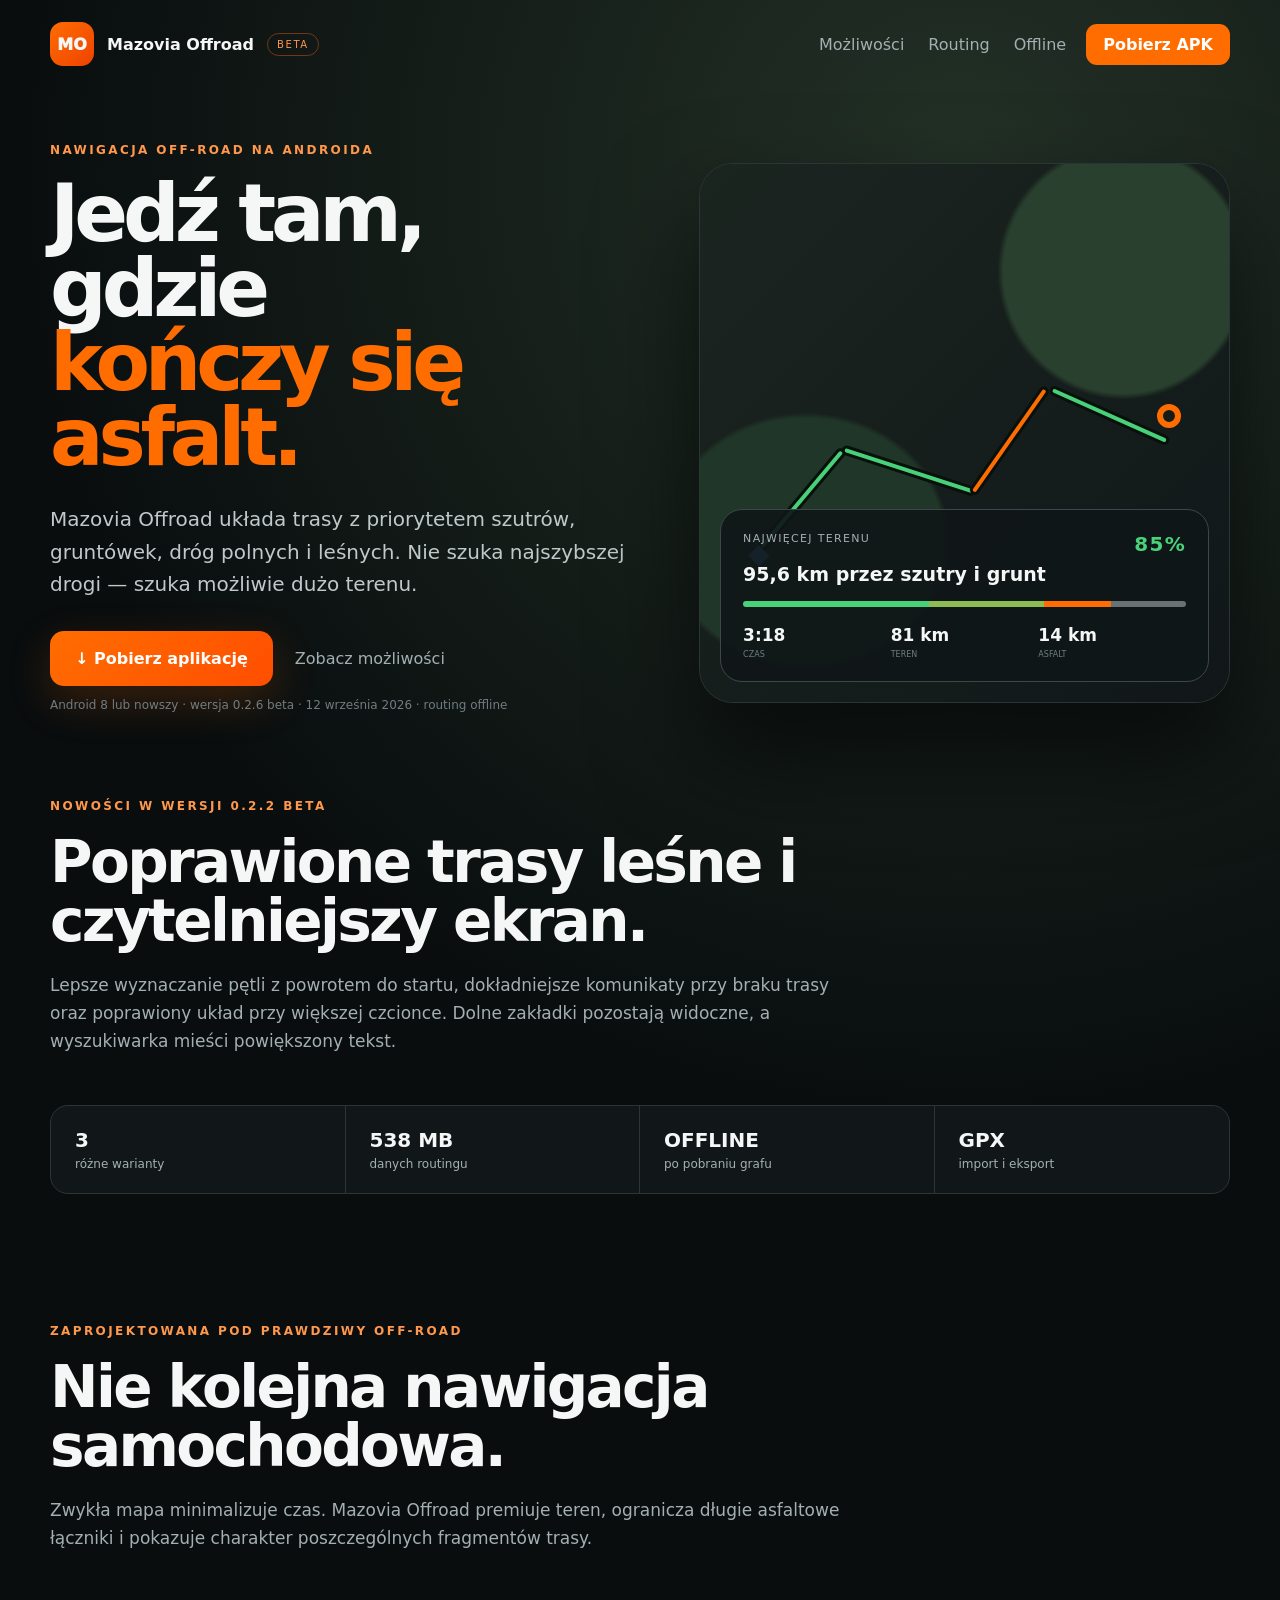
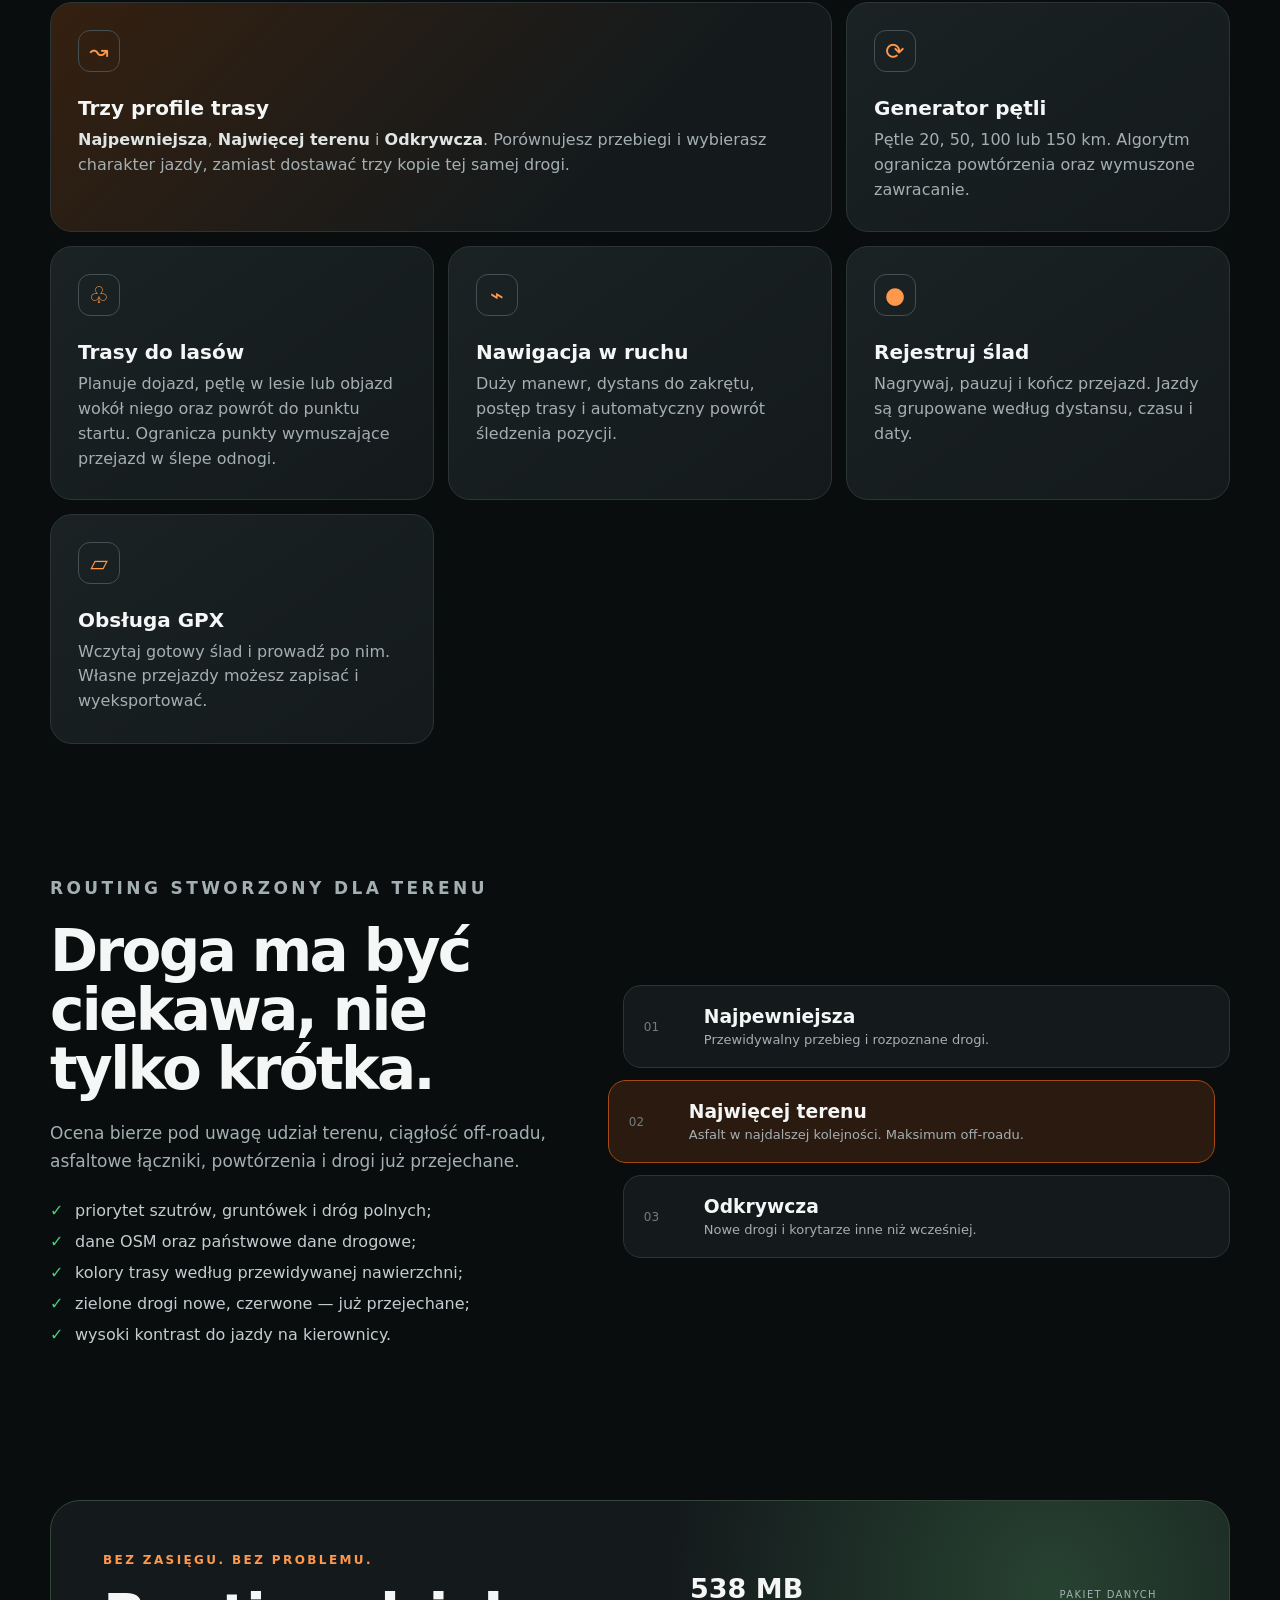
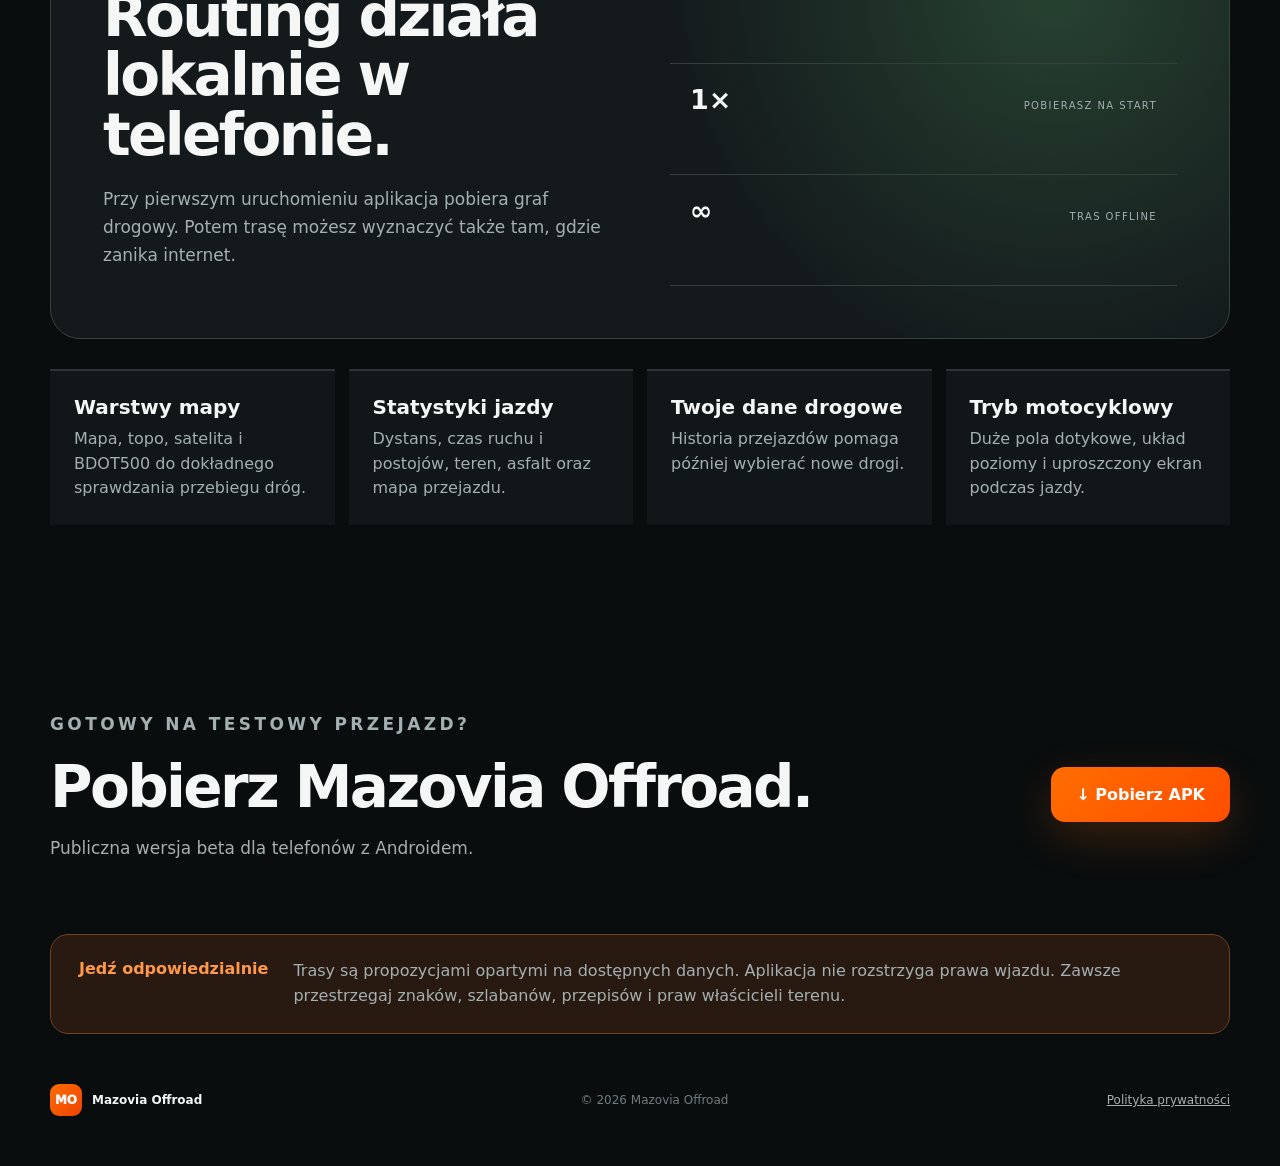
<file: index.html>
<!doctype html>
<html lang="pl">
<head>
  <meta charset="utf-8">
  <meta name="viewport" content="width=device-width,initial-scale=1">
  <meta name="theme-color" content="#090d0e">
  <meta name="description" content="Mazovia Offroad — nawigacja terenowa na Androida. Pętle, trasy do lasów, routing offline, GPX i rejestrowanie przejazdów.">
  <meta property="og:title" content="Mazovia Offroad — więcej terenu, mniej asfaltu">
  <meta property="og:description" content="Planuj maksymalnie terenowe trasy, pętle i dojazdy do lasów. Nawigacja offline na Androida.">
  <title>Mazovia Offroad — nawigacja terenowa</title>
  <link rel="stylesheet" href="styles.css?v=20260905-2">
</head>
<body>
  <header class="topbar">
    <a class="brand" href="#start"><span class="mark">MO</span><strong>Mazovia Offroad</strong><span class="beta">BETA</span></a>
    <nav><a href="#funkcje">Możliwości</a><a href="#routing">Routing</a><a href="#offline">Offline</a></nav>
    <a class="mini" href="https://github.com/kasparowgaming/mazovia-offroad-download/releases/latest/download/mazovia-offroad.apk">Pobierz APK</a>
  </header>

  <main id="start">
    <section class="hero">
      <div>
        <p class="eyebrow">NAWIGACJA OFF-ROAD NA ANDROIDA</p>
        <h1>Jedź tam, gdzie<br><span>kończy się asfalt.</span></h1>
        <p class="lead">Mazovia Offroad układa trasy z priorytetem szutrów, gruntówek, dróg polnych i leśnych. Nie szuka najszybszej drogi — szuka możliwie dużo terenu.</p>
        <div class="actions"><a class="download" href="https://github.com/kasparowgaming/mazovia-offroad-download/releases/latest/download/mazovia-offroad.apk">↓ Pobierz aplikację</a><a class="ghost" href="#funkcje">Zobacz możliwości</a></div>
        <p class="meta">Android 8 lub nowszy · wersja 0.2.6 beta · 12 września 2026 · routing offline</p>
      </div>
      <div class="demo" aria-label="Przykład trasy terenowej">
        <div class="map"><i class="road a"></i><i class="road b"></i><i class="road c"></i><i class="road d"></i><span class="pin">◆</span><span class="goal"></span></div>
        <div class="route-card"><div class="route-head"><span>NAJWIĘCEJ TERENU</span><b>85%</b></div><h3>95,6 km przez szutry i grunt</h3><div class="surface"><i></i><i></i><i></i><i></i></div><div class="numbers"><div><b>3:18</b><small>CZAS</small></div><div><b>81 km</b><small>TEREN</small></div><div><b>14 km</b><small>ASFALT</small></div></div></div>
      </div>
    </section>

    <section class="intro" id="aktualizacja"><p class="eyebrow">NOWOŚCI W WERSJI 0.2.2 BETA</p><h2>Poprawione trasy leśne i czytelniejszy ekran.</h2><p>Lepsze wyznaczanie pętli z powrotem do startu, dokładniejsze komunikaty przy braku trasy oraz poprawiony układ przy większej czcionce. Dolne zakładki pozostają widoczne, a wyszukiwarka mieści powiększony tekst.</p></section>

    <section class="proof"><span><b>3</b> różne warianty</span><span><b>538 MB</b> danych routingu</span><span><b>OFFLINE</b> po pobraniu grafu</span><span><b>GPX</b> import i eksport</span></section>

    <section class="intro" id="funkcje"><p class="eyebrow">ZAPROJEKTOWANA POD PRAWDZIWY OFF-ROAD</p><h2>Nie kolejna nawigacja samochodowa.</h2><p>Zwykła mapa minimalizuje czas. Mazovia Offroad premiuje teren, ogranicza długie asfaltowe łączniki i pokazuje charakter poszczególnych fragmentów trasy.</p></section>

    <section class="features">
      <article class="wide"><span class="icon">↝</span><h3>Trzy profile trasy</h3><p><b>Najpewniejsza</b>, <b>Najwięcej terenu</b> i <b>Odkrywcza</b>. Porównujesz przebiegi i wybierasz charakter jazdy, zamiast dostawać trzy kopie tej samej drogi.</p></article>
      <article><span class="icon">⟳</span><h3>Generator pętli</h3><p>Pętle 20, 50, 100 lub 150 km. Algorytm ogranicza powtórzenia oraz wymuszone zawracanie.</p></article>
      <article><span class="icon">♧</span><h3>Trasy do lasów</h3><p>Planuje dojazd, pętlę w lesie lub objazd wokół niego oraz powrót do punktu startu. Ogranicza punkty wymuszające przejazd w ślepe odnogi.</p></article>
      <article><span class="icon">⌁</span><h3>Nawigacja w ruchu</h3><p>Duży manewr, dystans do zakrętu, postęp trasy i automatyczny powrót śledzenia pozycji.</p></article>
      <article><span class="icon">●</span><h3>Rejestruj ślad</h3><p>Nagrywaj, pauzuj i kończ przejazd. Jazdy są grupowane według dystansu, czasu i daty.</p></article>
      <article><span class="icon">▱</span><h3>Obsługa GPX</h3><p>Wczytaj gotowy ślad i prowadź po nim. Własne przejazdy możesz zapisać i wyeksportować.</p></article>
    </section>

    <section class="routing" id="routing">
      <div><p class="eyebrow">ROUTING STWORZONY DLA TERENU</p><h2>Droga ma być ciekawa, nie tylko krótka.</h2><p>Ocena bierze pod uwagę udział terenu, ciągłość off-roadu, asfaltowe łączniki, powtórzenia i drogi już przejechane.</p><ul><li>priorytet szutrów, gruntówek i dróg polnych;</li><li>dane OSM oraz państwowe dane drogowe;</li><li>kolory trasy według przewidywanej nawierzchni;</li><li>zielone drogi nowe, czerwone — już przejechane;</li><li>wysoki kontrast do jazdy na kierownicy.</li></ul></div>
      <div class="profiles"><article><span>01</span><div><h3>Najpewniejsza</h3><p>Przewidywalny przebieg i rozpoznane drogi.</p></div></article><article class="active"><span>02</span><div><h3>Najwięcej terenu</h3><p>Asfalt w najdalszej kolejności. Maksimum off-roadu.</p></div></article><article><span>03</span><div><h3>Odkrywcza</h3><p>Nowe drogi i korytarze inne niż wcześniej.</p></div></article></div>
    </section>

    <section class="offline" id="offline"><div><p class="eyebrow">BEZ ZASIĘGU. BEZ PROBLEMU.</p><h2>Routing działa lokalnie w telefonie.</h2><p>Przy pierwszym uruchomieniu aplikacja pobiera graf drogowy. Potem trasę możesz wyznaczyć także tam, gdzie zanika internet.</p></div><div class="stats"><span><b>538 MB</b><small>PAKIET DANYCH</small></span><span><b>1×</b><small>POBIERASZ NA START</small></span><span><b>∞</b><small>TRAS OFFLINE</small></span></div></section>

    <section class="extras"><article><h3>Warstwy mapy</h3><p>Mapa, topo, satelita i BDOT500 do dokładnego sprawdzania przebiegu dróg.</p></article><article><h3>Statystyki jazdy</h3><p>Dystans, czas ruchu i postojów, teren, asfalt oraz mapa przejazdu.</p></article><article><h3>Twoje dane drogowe</h3><p>Historia przejazdów pomaga później wybierać nowe drogi.</p></article><article><h3>Tryb motocyklowy</h3><p>Duże pola dotykowe, układ poziomy i uproszczony ekran podczas jazdy.</p></article></section>

    <section class="install"><div><p class="eyebrow">GOTOWY NA TESTOWY PRZEJAZD?</p><h2>Pobierz Mazovia Offroad.</h2><p>Publiczna wersja beta dla telefonów z Androidem.</p></div><a class="download" href="https://github.com/kasparowgaming/mazovia-offroad-download/releases/latest/download/mazovia-offroad.apk">↓ Pobierz APK</a></section>
    <section class="warning"><strong>Jedź odpowiedzialnie</strong><p>Trasy są propozycjami opartymi na dostępnych danych. Aplikacja nie rozstrzyga prawa wjazdu. Zawsze przestrzegaj znaków, szlabanów, przepisów i praw właścicieli terenu.</p></section>
  </main>
  <footer><div><span class="mark small">MO</span><strong>Mazovia Offroad</strong></div><span>© 2026 Mazovia Offroad</span><a href="privacy.html">Polityka prywatności</a></footer>
</body>
</html>
</file>
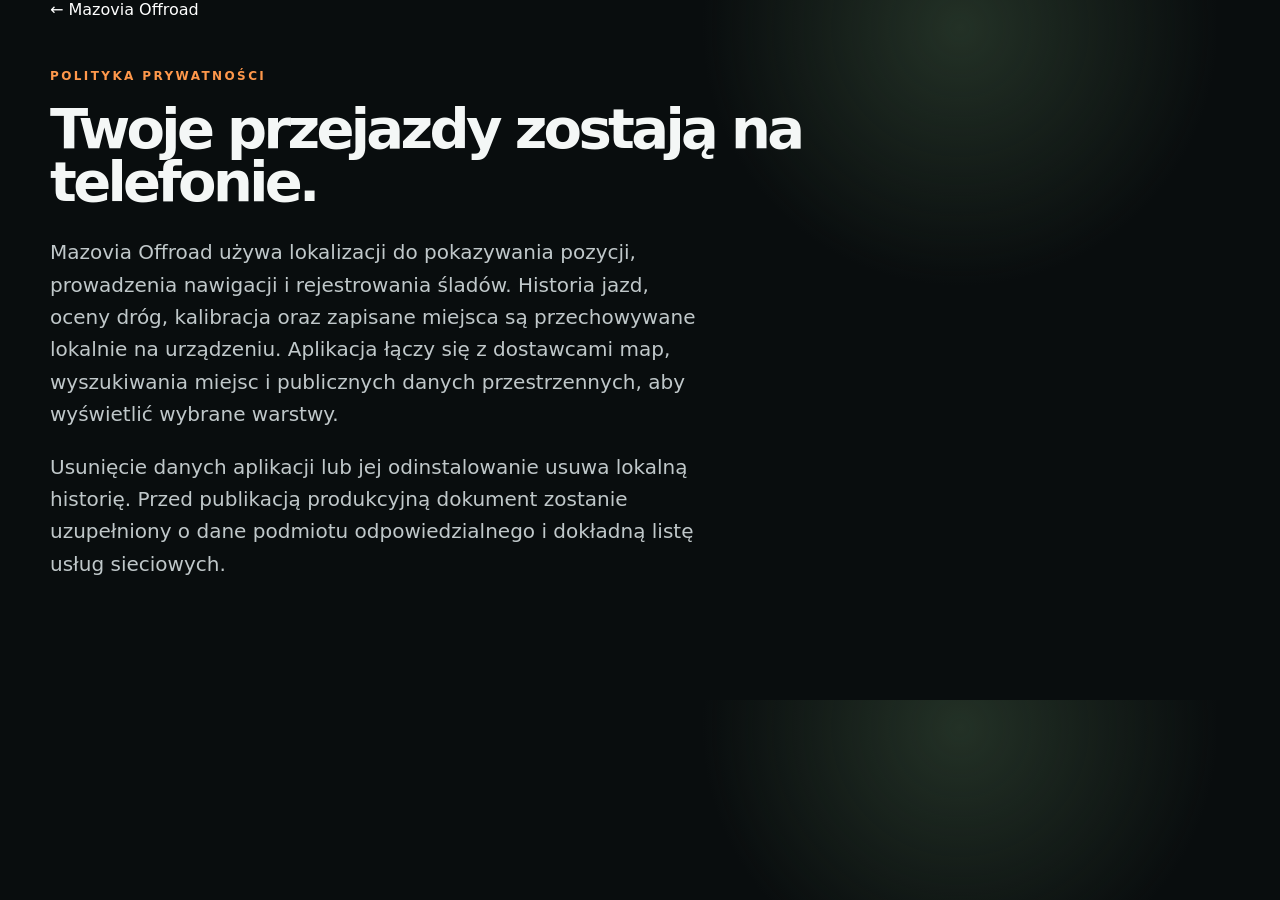
<file: privacy.html>
<!doctype html><html lang="pl"><head><meta charset="utf-8"><meta name="viewport" content="width=device-width,initial-scale=1"><title>Polityka prywatności — Mazovia Offroad</title><link rel="stylesheet" href="styles.css"></head><body><main><nav><a href="index.html" style="color:white;text-decoration:none">← Mazovia Offroad</a></nav><section style="max-width:760px;padding:50px 0 100px"><p class="eyebrow">POLITYKA PRYWATNOŚCI</p><h1 style="font-size:56px">Twoje przejazdy zostają na telefonie.</h1><p class="lead">Mazovia Offroad używa lokalizacji do pokazywania pozycji, prowadzenia nawigacji i rejestrowania śladów. Historia jazd, oceny dróg, kalibracja oraz zapisane miejsca są przechowywane lokalnie na urządzeniu. Aplikacja łączy się z dostawcami map, wyszukiwania miejsc i publicznych danych przestrzennych, aby wyświetlić wybrane warstwy.</p><p class="lead">Usunięcie danych aplikacji lub jej odinstalowanie usuwa lokalną historię. Przed publikacją produkcyjną dokument zostanie uzupełniony o dane podmiotu odpowiedzialnego i dokładną listę usług sieciowych.</p></section></main></body></html>
</file>
<file: styles.css>
:root{color-scheme:dark;--bg:#090d0e;--panel:#141a1c;--panel2:#1a2224;--line:#2b3538;--orange:#ff6d00;--orange2:#ff984b;--green:#49d17a;--text:#f4f7f6;--muted:#a4afb2;--dim:#707c80}*{box-sizing:border-box}html{scroll-behavior:smooth}body{margin:0;background:radial-gradient(circle at 75% 4%,#233126 0,transparent 22%),var(--bg);color:var(--text);font-family:Inter,system-ui,sans-serif}.topbar,main,footer{width:min(1180px,calc(100% - 40px));margin:auto}.topbar{height:88px;display:flex;align-items:center;gap:20px}.brand{display:flex;align-items:center;gap:13px;color:var(--text);text-decoration:none}.mark{display:grid;place-items:center;width:44px;height:44px;border-radius:13px;background:linear-gradient(135deg,var(--orange),#ee4200);font-weight:950}.small{width:32px;height:32px;border-radius:9px;font-size:12px}.beta{font-size:10px;letter-spacing:.16em;color:var(--orange2);border:1px solid #713817;border-radius:20px;padding:5px 9px}.topbar nav{display:flex;gap:24px;margin-left:auto}.topbar nav a,.ghost{color:var(--muted);text-decoration:none}.topbar nav a:hover,.ghost:hover{color:var(--text)}.mini{color:white;text-decoration:none;background:var(--orange);padding:11px 17px;border-radius:11px;font-weight:750}.hero{min-height:690px;display:grid;grid-template-columns:1.04fr .96fr;gap:74px;align-items:center;padding:55px 0 75px}.eyebrow{color:var(--orange2);font-size:12px;font-weight:850;letter-spacing:.2em;margin:0 0 20px}h1{font-size:clamp(52px,6.2vw,82px);line-height:.94;letter-spacing:-.065em;margin:0 0 28px}h1 span{color:var(--orange)}.lead{color:#c0c8ca;font-size:20px;line-height:1.62;max-width:650px}.actions{display:flex;align-items:center;gap:22px;margin-top:30px}.download{display:inline-flex;align-items:center;justify-content:center;padding:18px 25px;border-radius:14px;background:linear-gradient(135deg,var(--orange),#ff4e00);color:#fff;font-weight:850;text-decoration:none;box-shadow:0 15px 45px #ff6d0033}.download:hover,.mini:hover{filter:brightness(1.1)}.meta{color:var(--dim);font-size:12px}.demo{position:relative;height:540px;border:1px solid var(--line);border-radius:34px;background:#151c1b;overflow:hidden;box-shadow:0 50px 100px #0009}.map{position:absolute;inset:0;background:radial-gradient(ellipse at 80% 20%,#29402e 0 20%,transparent 21%),radial-gradient(ellipse at 20% 70%,#203628 0 23%,transparent 24%),linear-gradient(135deg,#1b2520,#111719)}.road{position:absolute;height:10px;border:3px solid #07100a;background:var(--green);border-radius:10px;transform-origin:left}.road.a{width:130px;left:60px;top:380px;transform:rotate(-50deg)}.road.b{width:140px;left:142px;top:280px;transform:rotate(18deg)}.road.c{width:130px;left:272px;top:325px;transform:rotate(-55deg);background:var(--orange)}.road.d{width:130px;left:350px;top:220px;transform:rotate(24deg)}.pin{position:absolute;left:48px;top:373px;color:#51a9ff;font-size:28px}.goal{position:absolute;right:48px;top:240px;width:24px;height:24px;border:6px solid var(--orange);border-radius:50%}.route-card{position:absolute;left:20px;right:20px;bottom:20px;padding:22px;border:1px solid #3b474a;border-radius:22px;background:#101617ec}.route-head{display:flex;justify-content:space-between;color:var(--muted);font-size:11px;letter-spacing:.12em}.route-head b{color:var(--green);font-size:20px}.route-card h3{margin:7px 0 16px;font-size:19px}.surface{display:flex;height:6px;border-radius:8px;overflow:hidden;margin-bottom:18px}.surface i{width:42%;background:var(--green)}.surface i:nth-child(2){width:26%;background:#8cbc52}.surface i:nth-child(3){width:15%;background:var(--orange)}.surface i:nth-child(4){width:17%;background:#687275}.numbers{display:grid;grid-template-columns:repeat(3,1fr)}.numbers div{display:flex;flex-direction:column}.numbers b{font-size:17px}.numbers small{font-size:8px;color:var(--dim);margin-top:5px}.proof{display:grid;grid-template-columns:repeat(4,1fr);border:1px solid var(--line);border-radius:18px;background:#111719;margin-bottom:130px}.proof span{display:flex;flex-direction:column;gap:5px;padding:22px 24px;color:var(--muted);font-size:12px;border-right:1px solid var(--line)}.proof span:last-child{border:0}.proof b{color:var(--text);font-size:20px}.intro{max-width:820px;margin-bottom:50px}.intro h2,.routing h2,.offline h2,.install h2{font-size:clamp(34px,5vw,58px);line-height:1.02;letter-spacing:-.045em;margin:0 0 20px}.intro>p:last-child,.routing>div>p,.offline>div>p:last-child,.install p{color:var(--muted);font-size:17px;line-height:1.65}.features{display:grid;grid-template-columns:repeat(3,1fr);gap:14px;margin-bottom:130px}.features article{min-height:230px;padding:27px;border:1px solid var(--line);border-radius:22px;background:linear-gradient(145deg,var(--panel2),var(--panel))}.features article.wide{grid-column:span 2;background:linear-gradient(135deg,#352010,var(--panel) 70%)}.icon{display:grid;place-items:center;width:42px;height:42px;border:1px solid #445054;border-radius:12px;color:var(--orange2);font-size:23px}.features h3,.extras h3{font-size:20px;margin:24px 0 8px}.features p,.extras p{color:var(--muted);line-height:1.55;margin:0}.features p b{color:#dfe5e4}.routing{display:grid;grid-template-columns:.9fr 1.1fr;gap:76px;align-items:center;margin-bottom:130px}.routing ul{list-style:none;padding:0;margin:26px 0;display:grid;gap:12px;color:#c5ccce}.routing li{padding-left:25px;position:relative}.routing li:before{content:"✓";position:absolute;left:0;color:var(--green)}.profiles{display:grid;gap:12px}.profiles article{display:grid;grid-template-columns:42px 1fr;gap:18px;align-items:center;padding:20px;border:1px solid var(--line);border-radius:18px;background:var(--panel)}.profiles article.active{border-color:#a74a12;background:#2a1a10;transform:translateX(-15px)}.profiles span{color:var(--dim);font-size:12px}.profiles h3{margin:0 0 5px}.profiles p{margin:0;color:var(--muted);font-size:13px}.offline{display:grid;grid-template-columns:1fr 1fr;gap:60px;padding:52px;border:1px solid #34463a;border-radius:30px;background:radial-gradient(circle at 85% 20%,#274231 0,transparent 36%),var(--panel);margin-bottom:30px}.stats{display:grid}.stats span{display:flex;align-items:baseline;justify-content:space-between;padding:20px;border-bottom:1px solid #324039}.stats b{font-size:27px}.stats small{color:var(--muted);font-size:10px;letter-spacing:.14em}.extras{display:grid;grid-template-columns:repeat(4,1fr);gap:14px;margin:30px 0 130px}.extras article{padding:24px;border-top:2px solid var(--line);background:#111719}.extras h3{margin-top:0}.install{display:flex;align-items:center;justify-content:space-between;gap:50px;padding:55px 0}.install h2{margin-bottom:10px}.warning{display:flex;gap:25px;padding:24px 28px;border:1px solid #70411f;border-radius:18px;background:#281a11}.warning strong{color:var(--orange2);white-space:nowrap}.warning p{margin:0;color:var(--muted);line-height:1.55}footer{display:flex;align-items:center;justify-content:space-between;padding:50px 0;color:var(--dim);font-size:12px}footer div{display:flex;align-items:center;gap:10px;color:var(--text)}footer a{color:var(--muted)}
@media(max-width:900px){.topbar nav{display:none}.mini{margin-left:auto}.hero{grid-template-columns:1fr}.proof{grid-template-columns:1fr 1fr}.proof span:nth-child(2){border-right:0}.features{grid-template-columns:1fr 1fr}.routing,.offline{grid-template-columns:1fr}.extras{grid-template-columns:1fr 1fr}.install{align-items:flex-start;flex-direction:column}}
@media(max-width:600px){.topbar,main,footer{width:min(100% - 26px,560px)}.brand strong{font-size:14px}.beta{display:none}.mini{font-size:12px;padding:10px}.hero{min-height:auto;padding:55px 0}.hero h1{font-size:48px}.lead{font-size:17px}.actions{align-items:stretch;flex-direction:column}.ghost{text-align:center}.demo{height:465px}.road.c{left:210px}.road.d{left:285px}.proof{margin-bottom:90px}.features{grid-template-columns:1fr;margin-bottom:90px}.features article.wide{grid-column:auto}.routing{margin-bottom:90px}.profiles article.active{transform:none}.offline{padding:28px}.extras{grid-template-columns:1fr;margin-bottom:90px}.install,.install .download{width:100%}.warning{display:block}.warning strong{display:block;margin-bottom:10px}footer{align-items:flex-start;gap:20px;flex-direction:column}.numbers b{font-size:15px}}
</file>
